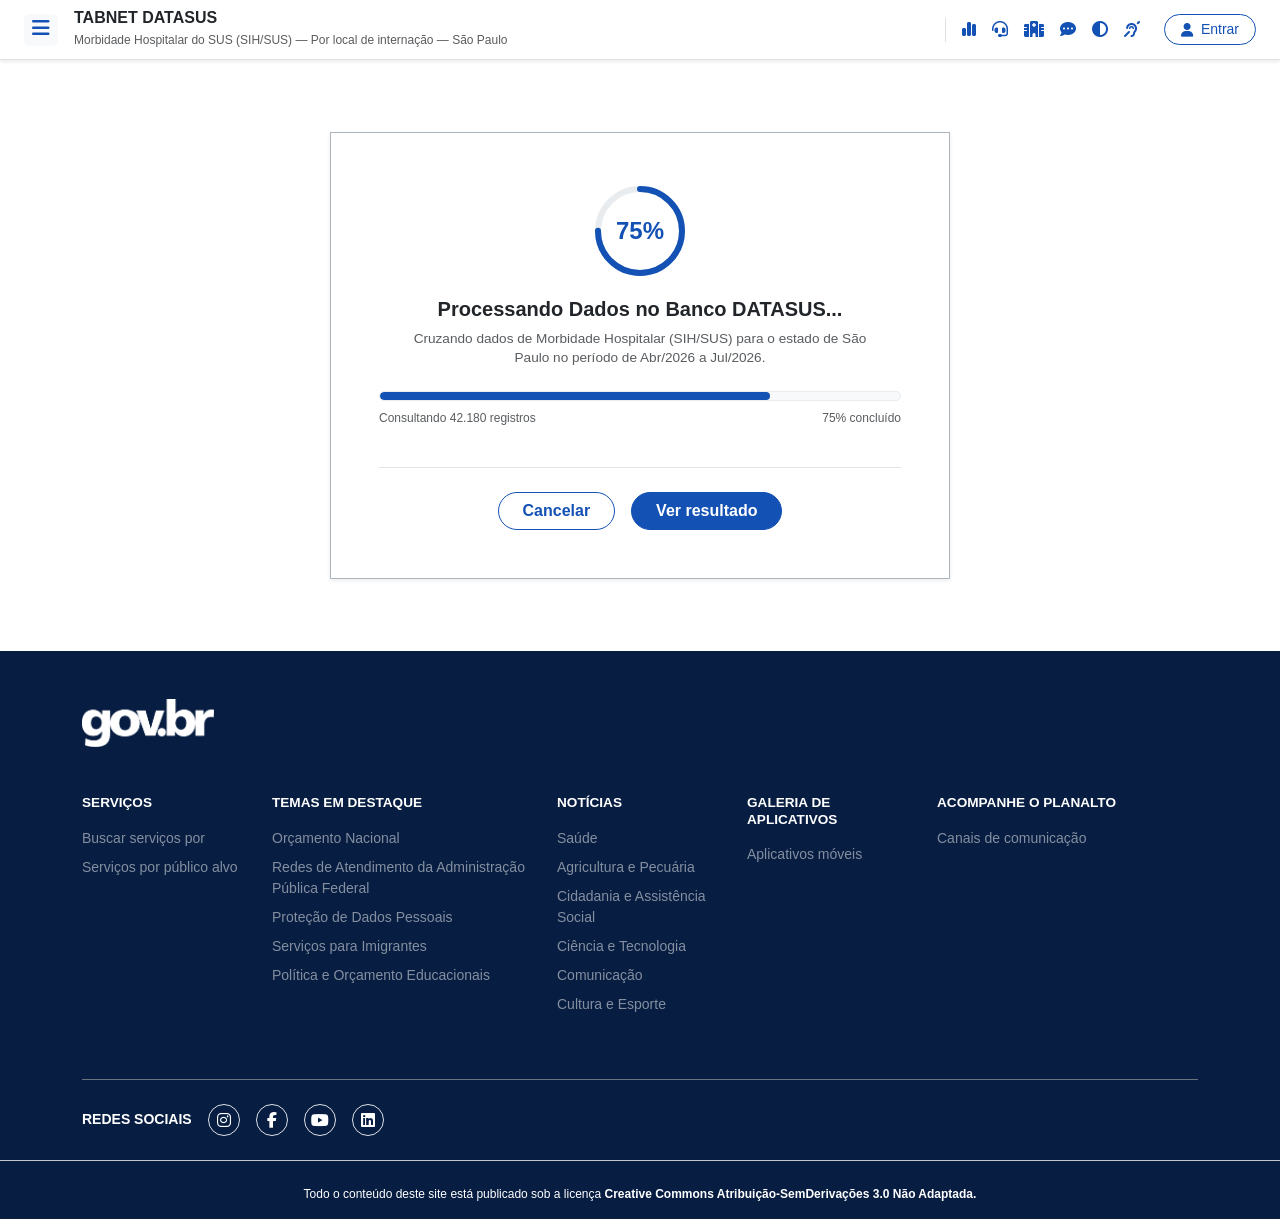
<file: 4 - Semestre/TABNET/carregamento.html>
<!DOCTYPE html>
<html lang="pt-br">
<head>
    <meta charset="UTF-8">
    <meta name="viewport" content="width=device-width, initial-scale=1.0">
    <title>TABNET DATASUS - Filtros e Consulta</title>
    <!-- 1. Bootstrap 5 -->
    <link href="https://cdn.jsdelivr.net/npm/bootstrap@5.3.3/dist/css/bootstrap.min.css" rel="stylesheet">
    <!-- 2. Font Awesome 6 (mesmos ícones da tela de login) -->
    <link rel="stylesheet" href="https://cdnjs.cloudflare.com/ajax/libs/font-awesome/6.5.2/css/all.min.css">
    <!-- 3. Fonte Rawline Oficial -->
    <link rel="stylesheet" href="https://cdngovbr-ds.estaleiro.serpro.gov.br/design-system/fonts/rawline/css/rawline.css">
    <!-- 4. Nosso CSS -->
    <link rel="stylesheet" href="css/style.css">
    <script>
        if (localStorage.getItem('alto-contraste') === 'true') {
            document.documentElement.classList.add('alto-contraste');
        }
    </script>
</head>
<body class="bg-white">

    <!-- NAVBAR SUPERIOR DO DATASUS -->
    <header class="bg-white border-bottom shadow-sm">
        <div class="container-fluid px-4 py-2 d-flex justify-content-between align-items-center">

            <!-- Lado Esquerdo: Botão Menu + Títulos -->
            <div class="d-flex align-items-center gap-3">
                <button class="btn btn-light border-0 px-2 py-1" type="button" aria-label="Abrir Menu">
                    <i class="fa-solid fa-bars fs-5" style="color: #1351B4;"></i>
                </button>
                <div>
                    <h1 class="h6 fw-bold mb-0 text-dark">TABNET DATASUS</h1>
                    <span class="text-muted" style="font-size: 0.75rem;">
                        Morbidade Hospitalar do SUS (SIH/SUS) — Por local de internação — São Paulo
                    </span>
                </div>
            </div>

            <!-- Lado Direito: Links de Acesso, Ícones de Utilidade e Perfil -->
            <div class="d-flex align-items-center gap-3">
                <!-- Ícone de Ação/Suporte -->
                <div class="d-flex align-items-center gap-3 border-start ps-3" style="color: #1351B4;">
                    <a href="#" class="text-decoration-none" title="Estatísticas" style="color: #1351B4;"><i class="fa-solid fa-chart-simple"></i></a>
                    <a href="#" class="text-decoration-none" title="Suporte" style="color: #1351B4;"><i class="fa-solid fa-headset"></i></a>
                    <a href="#" class="text-decoration-none" title="Unidades de Saúde" style="color: #1351B4;"><i class="fa-solid fa-hospital"></i></a>
                    <a href="#" class="text-decoration-none" title="Mensagens" style="color: #1351B4;"><i class="fa-solid fa-comment-dots"></i></a>
                    <a href="#" id="btn-contraste" class="text-decoration-none" title="Alto Contraste" style="color: #1351B4;"><i class="fa-solid fa-circle-half-stroke"></i></a>
                    <a href="#" id="btn-vlibras" class="text-decoration-none" title="VLibras" style="color: #1351B4;"><i class="fa-solid fa-ear-deaf"></i></a>
                </div>

                <!-- Botão de Login / Perfil -->
                <a href="login-gov.html" class="btn btn-outline-primary btn-sm rounded-pill px-3 ms-2 d-flex align-items-center gap-2"
                   style="color: #1351B4; border-color: #1351B4;">
                    <i class="fa-solid fa-user"></i>
                    <span class="fw-medium">Entrar</span>
                </a>
            </div>

        </div>
    </header>

        <!-- CONTEÚDO PRINCIPAL (CARD DE CARREGAMENTO CENTRALIZADO) -->
    <main class="container my-5 py-4 d-flex justify-content-center align-items-center" style="min-height: 55vh;">
        
        <!-- Card Central -->
        <div class="card border border-dark-subtle rounded-0 p-4 p-md-5 bg-white shadow-sm text-center" style="max-width: 620px; width: 100%;">
            
            <!-- 1. Círculo de Progresso 75% (SVG Vetorial) -->
            <div class="d-flex justify-content-center mb-3">
                <div class="position-relative d-inline-flex justify-content-center align-items-center">
                    <svg width="100" height="100" viewBox="0 0 100 100">
                        <!-- Círculo cinza de fundo -->
                        <circle cx="50" cy="50" r="42" stroke="#e9ecef" stroke-width="6" fill="transparent" />
                        <!-- Arco azul de 75% -->
                        <circle cx="50" cy="50" r="42" stroke="#1351B4" stroke-width="6" fill="transparent"
                                stroke-dasharray="263.89" stroke-dashoffset="65.97" stroke-linecap="round"
                                transform="rotate(-90 50 50)" />
                    </svg>
                    <!-- Número no centro -->
                    <span class="position-absolute fw-bold fs-4" style="color: #1351B4;">75%</span>
                </div>
            </div>

            <!-- 2. Título da Ação -->
            <h2 class="h5 fw-bold text-dark mb-2">Processando Dados no Banco DATASUS...</h2>
            
            <!-- 3. Subtítulo Informativo (Contexto) -->
            <p class="text-muted small mb-4 px-md-3" style="font-size: 0.85rem; line-height: 1.4;">
                Cruzando dados de Morbidade Hospitalar (SIH/SUS) para o estado de São Paulo no período de Abr/2026 a Jul/2026.
            </p>

            <!-- 4. Barra de Progresso Horizontal -->
            <div class="progress mb-2 rounded-pill bg-light border border-light-subtle" style="height: 10px;">
                <div class="progress-bar rounded-pill" role="progressbar" 
                     style="width: 75%; background-color: #1351B4;" 
                     aria-valuenow="75" aria-valuemin="0" aria-valuemax="100">
                </div>
            </div>

            <!-- Informações de Status -->
            <div class="d-flex justify-content-between text-muted mb-4" style="font-size: 0.75rem;">
                <span>Consultando 42.180 registros</span>
                <span class="fw-medium">75% concluído</span>
            </div>

            <!-- Linha Divisória Suave -->
            <hr class="border-secondary-subtle opacity-50 mb-4">

            <!-- 5. Botões de Ação (Cancelar e Ver Resultado) -->
            <div class="d-flex justify-content-center gap-3">
                <a href="consulta.html" class="btn btn-outline-primary rounded-pill px-4 fw-semibold" 
                   style="color: #1351B4; border-color: #1351B4;">
                    Cancelar
                </a>
                
                <a href="resultado.html" class="btn text-white rounded-pill px-4 fw-semibold" 
                   style="background-color: #1351B4; border-color: #1351B4;">
                    Ver resultado
                </a>
            </div>

        </div>

    </main>

    <!-- RODAPÉ OFICIAL GOV.BR -->
    <footer style="background-color: #071d41;" class="text-white pt-5 pb-3">
        <div class="container">
            
            <!-- Logo / Identificador superior do rodapé -->
            <div class="mb-5">
                <a href="https://www.gov.br" class="d-inline-block text-decoration-none" target="_blank" rel="noopener">
                    <img src="assets/logo-white-gov.png" alt="gov.br" style="height: 48px; width: auto;">
                </a>
            </div>

            <!-- Grid de Categorias de Links -->
            <div class="row g-4 small mb-5">
                <!-- Coluna 1: Serviços -->
                <div class="col-6 col-md-4 col-lg-2">
                    <h6 class="fw-bold text-uppercase mb-3 text-white" style="font-size: 0.85rem;">SERVIÇOS</h6>
                    <ul class="list-unstyled d-flex flex-column gap-2 text-white-50">
                        <li><a href="#" class="text-decoration-none text-white-50">Buscar serviços por</a></li>
                        <li><a href="#" class="text-decoration-none text-white-50">Serviços por público alvo</a></li>
                    </ul>
                </div>

                <!-- Coluna 2: Temas em Destaque -->
                <div class="col-6 col-md-4 col-lg-3">
                    <h6 class="fw-bold text-uppercase mb-3 text-white" style="font-size: 0.85rem;">TEMAS EM DESTAQUE</h6>
                    <ul class="list-unstyled d-flex flex-column gap-2 text-white-50">
                        <li><a href="#" class="text-decoration-none text-white-50">Orçamento Nacional</a></li>
                        <li><a href="#" class="text-decoration-none text-white-50">Redes de Atendimento da Administração Pública Federal</a></li>
                        <li><a href="#" class="text-decoration-none text-white-50">Proteção de Dados Pessoais</a></li>
                        <li><a href="#" class="text-decoration-none text-white-50">Serviços para Imigrantes</a></li>
                        <li><a href="#" class="text-decoration-none text-white-50">Política e Orçamento Educacionais</a></li>
                    </ul>
                </div>

                <!-- Coluna 3: Notícias -->
                <div class="col-6 col-md-4 col-lg-2">
                    <h6 class="fw-bold text-uppercase mb-3 text-white" style="font-size: 0.85rem;">NOTÍCIAS</h6>
                    <ul class="list-unstyled d-flex flex-column gap-2 text-white-50">
                        <li><a href="#" class="text-decoration-none text-white-50">Saúde</a></li>
                        <li><a href="#" class="text-decoration-none text-white-50">Agricultura e Pecuária</a></li>
                        <li><a href="#" class="text-decoration-none text-white-50">Cidadania e Assistência Social</a></li>
                        <li><a href="#" class="text-decoration-none text-white-50">Ciência e Tecnologia</a></li>
                        <li><a href="#" class="text-decoration-none text-white-50">Comunicação</a></li>
                        <li><a href="#" class="text-decoration-none text-white-50">Cultura e Esporte</a></li>
                    </ul>
                </div>

                <!-- Coluna 4: Galeria de Aplicativos -->
                <div class="col-6 col-md-4 col-lg-2">
                    <h6 class="fw-bold text-uppercase mb-3 text-white" style="font-size: 0.85rem;">GALERIA DE APLICATIVOS</h6>
                    <ul class="list-unstyled d-flex flex-column gap-2 text-white-50">
                        <li><a href="#" class="text-decoration-none text-white-50">Aplicativos móveis</a></li>
                    </ul>
                </div>

                <!-- Coluna 5: Acompanhe o Planalto -->
                <div class="col-6 col-md-4 col-lg-3">
                    <h6 class="fw-bold text-uppercase mb-3 text-white" style="font-size: 0.85rem;">ACOMPANHE O PLANALTO</h6>
                    <ul class="list-unstyled d-flex flex-column gap-2 text-white-50">
                        <li><a href="#" class="text-decoration-none text-white-50">Canais de comunicação</a></li>
                    </ul>
                </div>
            </div>

            <!-- Linha Inferior: Redes Sociais e Selos -->
            <div class="d-flex flex-column flex-md-row justify-content-between align-items-center pt-4 border-top border-secondary gap-3">
                <div class="d-flex align-items-center gap-3">
                    <span class="small fw-bold">REDES SOCIAIS</span>
                    <a href="#" class="text-white text-decoration-none border rounded-circle d-flex align-items-center justify-content-center" style="width: 32px; height: 32px;"><i class="fa-brands fa-instagram"></i></a>
                    <a href="#" class="text-white text-decoration-none border rounded-circle d-flex align-items-center justify-content-center" style="width: 32px; height: 32px;"><i class="fa-brands fa-facebook-f"></i></a>
                    <a href="#" class="text-white text-decoration-none border rounded-circle d-flex align-items-center justify-content-center" style="width: 32px; height: 32px;"><i class="fa-brands fa-youtube"></i></a>
                    <a href="#" class="text-white text-decoration-none border rounded-circle d-flex align-items-center justify-content-center" style="width: 32px; height: 32px;"><i class="fa-brands fa-linkedin"></i></a>
                </div>

                
            </div>

        </div>

        <!-- Faixa de Licença de Uso -->
        <div class="text-center pt-4 mt-4 border-top border-secondary-subtle small" style="font-size: 0.75rem;">
            Todo o conteúdo deste site está publicado sob a licença <strong>Creative Commons Atribuição-SemDerivações 3.0 Não Adaptada.</strong>
        </div>
    </footer>

    <!-- Controle de Alto Contraste & VLibras -->
    <script src="js/contraste.js"></script>

    <!-- Widget Oficial do VLibras -->
    <div vw class="enabled">
        <div vw-access-button class="active"></div>
        <div vw-plugin-wrapper>
            <div class="vw-plugin-top-wrapper"></div>
        </div>
    </div>
    <script src="https://vlibras.gov.br/app/vlibras-plugin.js"></script>
    <script>
        new window.VLibras.Widget('https://vlibras.gov.br/app');
    </script>
</body>
</html>
</file>
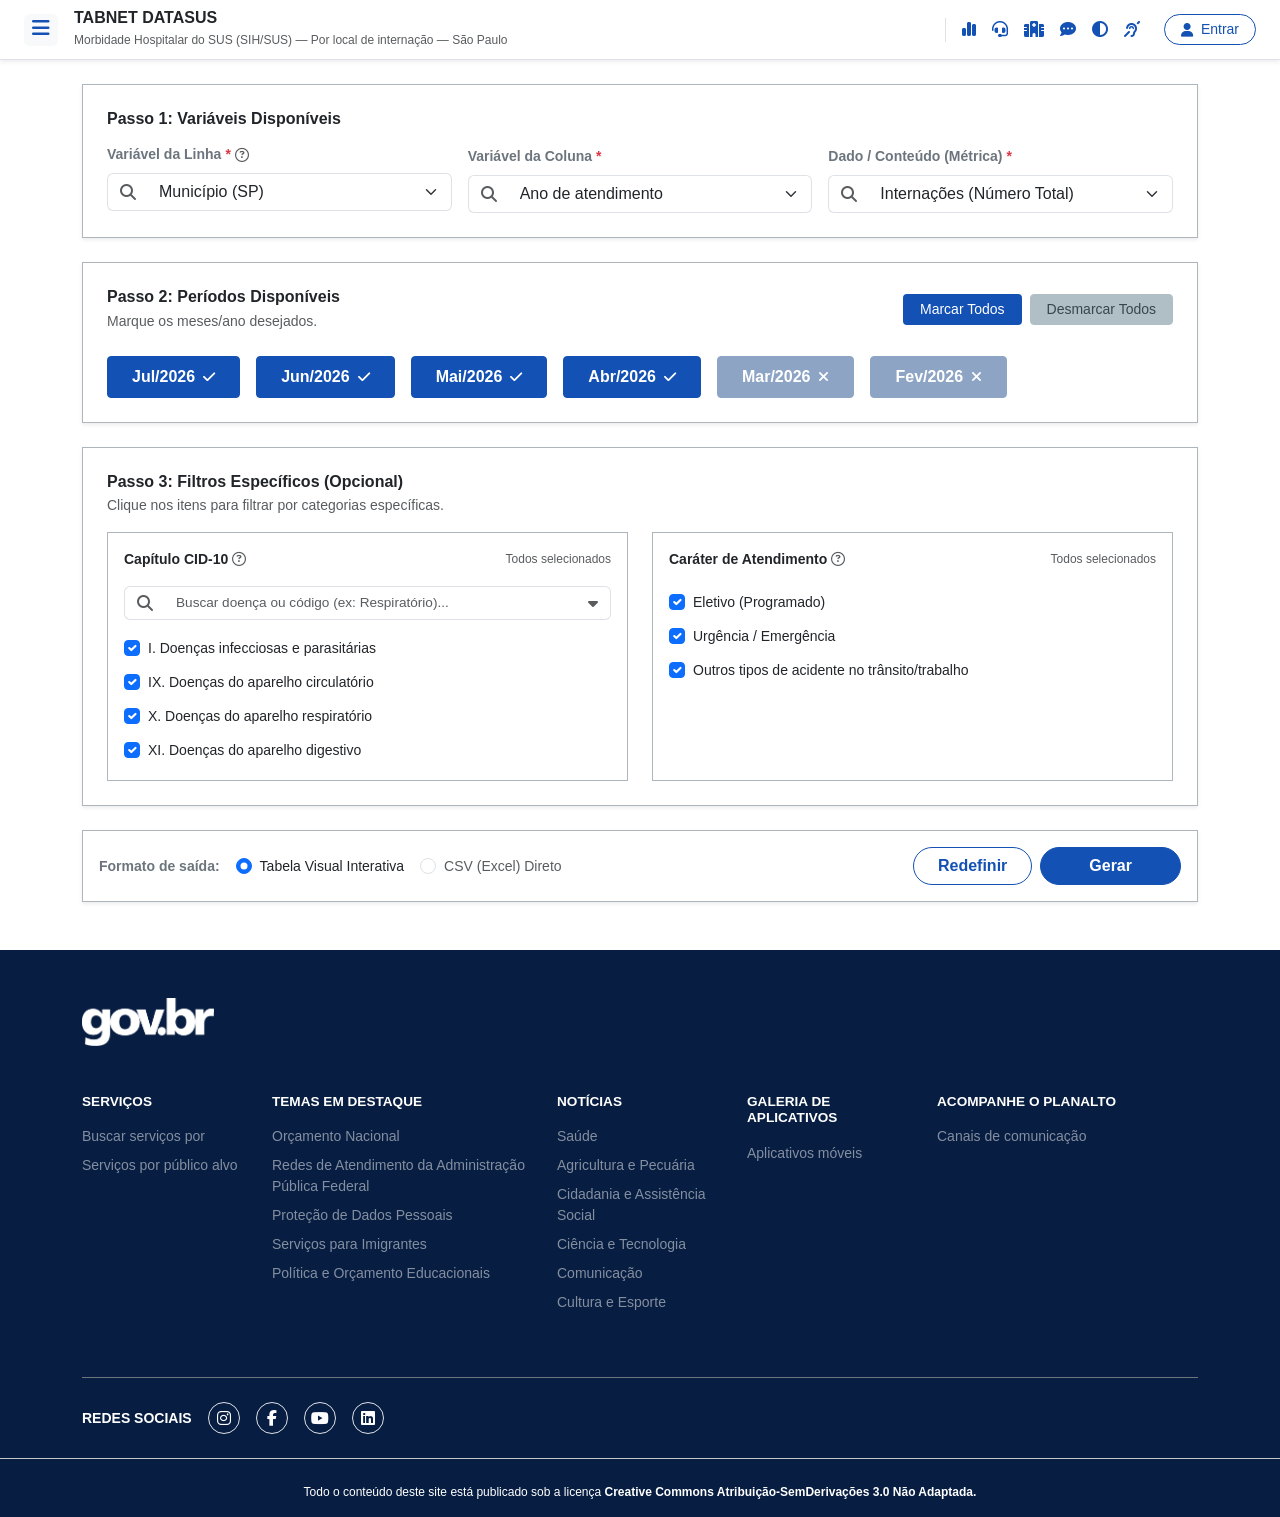
<file: 4 - Semestre/TABNET/consulta.html>
<!DOCTYPE html>
<html lang="pt-br">
<head>
    <meta charset="UTF-8">
    <meta name="viewport" content="width=device-width, initial-scale=1.0">
    <title>TABNET DATASUS - Filtros e Consulta</title>
    <!-- 1. Bootstrap 5 -->
    <link href="https://cdn.jsdelivr.net/npm/bootstrap@5.3.3/dist/css/bootstrap.min.css" rel="stylesheet">
    <!-- 2. Font Awesome 6 (mesmos ícones da tela de login) -->
    <link rel="stylesheet" href="https://cdnjs.cloudflare.com/ajax/libs/font-awesome/6.5.2/css/all.min.css">
    <!-- 3. Fonte Rawline Oficial -->
    <link rel="stylesheet" href="https://cdngovbr-ds.estaleiro.serpro.gov.br/design-system/fonts/rawline/css/rawline.css">
    <!-- 4. Nosso CSS -->
    <link rel="stylesheet" href="css/style.css">
    <script>
        if (localStorage.getItem('alto-contraste') === 'true') {
            document.documentElement.classList.add('alto-contraste');
        }
    </script>
</head>
<body class="bg-white">

    <!-- NAVBAR SUPERIOR DO DATASUS -->
    <header class="bg-white border-bottom shadow-sm">
        <div class="container-fluid px-4 py-2 d-flex justify-content-between align-items-center">

            <!-- Lado Esquerdo: Botão Menu + Títulos -->
            <div class="d-flex align-items-center gap-3">
                <button class="btn btn-light border-0 px-2 py-1" type="button" aria-label="Abrir Menu">
                    <i class="fa-solid fa-bars fs-5" style="color: #1351B4;"></i>
                </button>
                <div>
                    <h1 class="h6 fw-bold mb-0 text-dark">TABNET DATASUS</h1>
                    <span class="text-muted" style="font-size: 0.75rem;">
                        Morbidade Hospitalar do SUS (SIH/SUS) — Por local de internação — São Paulo
                    </span>
                </div>
            </div>

            <!-- Lado Direito: Links de Acesso, Ícones de Utilidade e Perfil -->
            <div class="d-flex align-items-center gap-3">
                <!-- Ícone de Ação/Suporte -->
                <div class="d-flex align-items-center gap-3 border-start ps-3" style="color: #1351B4;">
                    <a href="#" class="text-decoration-none" title="Estatísticas" style="color: #1351B4;"><i class="fa-solid fa-chart-simple"></i></a>
                    <a href="#" class="text-decoration-none" title="Suporte" style="color: #1351B4;"><i class="fa-solid fa-headset"></i></a>
                    <a href="#" class="text-decoration-none" title="Unidades de Saúde" style="color: #1351B4;"><i class="fa-solid fa-hospital"></i></a>
                    <a href="#" class="text-decoration-none" title="Mensagens" style="color: #1351B4;"><i class="fa-solid fa-comment-dots"></i></a>
                    <a href="#" id="btn-contraste" class="text-decoration-none" title="Alto Contraste" style="color: #1351B4;"><i class="fa-solid fa-circle-half-stroke"></i></a>
                    <a href="#" id="btn-vlibras" class="text-decoration-none" title="VLibras" style="color: #1351B4;"><i class="fa-solid fa-ear-deaf"></i></a>
                </div>

                <!-- Botão de Login / Perfil -->
                <a href="login-gov.html" class="btn btn-outline-primary btn-sm rounded-pill px-3 ms-2 d-flex align-items-center gap-2"
                   style="color: #1351B4; border-color: #1351B4;">
                    <i class="fa-solid fa-user"></i>
                    <span class="fw-medium">Entrar</span>
                </a>
            </div>

        </div>
    </header>

    <!-- CONTEÚDO PRINCIPAL (ÁREA DE CONSULTA) -->
    <main class="container my-4">

        <!-- PASSO 1: VARIÁVEIS DISPONÍVEIS -->
        <section class="card border border-dark-subtle rounded-0 p-4 mb-4 bg-white shadow-sm">

            <!-- Título do passo -->
            <h2 class="h6 fw-bold mb-3 text-dark">Passo 1: Variáveis Disponíveis</h2>

            <!-- Grid de 3 colunas (Linha, Coluna e Métrica) -->
            <div class="row g-3">

                <!-- Coluna 1: Linha -->
                <div class="col-12 col-md-4">
                    <label for="varLinha" class="form-label small fw-semibold text-secondary d-flex align-items-center gap-1">
                        Variável da Linha <span class="text-danger">*</span>
                        <i class="fa-regular fa-circle-question text-muted" title="Define o que aparecerá nas linhas da tabela"></i>
                    </label>
                    <div class="input-group">
                        <span class="input-group-text bg-white border-end-0 text-muted">
                            <i class="fa-solid fa-magnifying-glass"></i>
                        </span>
                        <select class="form-select border-start-0" id="varLinha">
                            <option selected>Município (SP)</option>
                            <option value="1">Região de Saúde (CIR)</option>
                            <option value="2">Macrorregião de Saúde</option>
                            <option value="3">Faixa Etária</option>
                            <option value="4">Sexo</option>
                        </select>
                    </div>
                </div>
                
                <!-- Coluna 2: Coluna -->
                <div class="col-12 col-md-4">
                    <label for="varColuna" class="form-label small fw-semibold text-secondary">
                        Variável da Coluna <span class="text-danger">*</span>
                    </label>
                    <div class="input-group">
                        <span class="input-group-text bg-white border-end-0 text-muted">
                            <i class="fa-solid fa-magnifying-glass"></i>
                        </span>
                        <select class="form-select border-start-0" id="varColuna">
                            <option selected>Ano de atendimento</option>
                            <option value="1">Mês de atendimento</option>
                            <option value="2">Faixa Etária</option>
                            <option value="3">Sexo</option>
                            <option value="4">Não ativa</option>
                        </select>
                    </div>
                </div>

                <!-- Coluna 3: Métrica / Dado -->
                <div class="col-12 col-md-4">
                    <label for="varMetrica" class="form-label small fw-semibold text-secondary">
                        Dado / Conteúdo (Métrica) <span class="text-danger">*</span>
                    </label>
                    <div class="input-group">
                        <span class="input-group-text bg-white border-end-0 text-muted">
                            <i class="fa-solid fa-magnifying-glass"></i>
                        </span>
                        <select class="form-select border-start-0" id="varMetrica">
                            <option selected>Internações (Número Total)</option>
                            <option value="1">AIH pagas</option>
                            <option value="2">Valor total (R$)</option>
                            <option value="3">Média de permanência (dias)</option>
                            <option value="4">Óbitos</option>
                            <option value="5">Taxa de mortalidade</option>
                        </select>
                    </div>
                </div>

            </div>
        </section>

        <!-- PASSO 2: PERÍODOS DISPONÍVEIS -->
        <section class="card border border-dark-subtle rounded-0 p-4 mb-4 bg-white shadow-sm">

            <!-- Cabeçalho do Passo 2: Título à esquerda, Ações Rápidas à direita -->
            <div class="d-flex flex-column flex-md-row justify-content-between align-items-start align-items-md-center mb-3 gap-2">
                <div>
                    <h2 class="h6 fw-bold mb-1 text-dark">Passo 2: Períodos Disponíveis</h2>
                    <p class="text-muted small mb-0">Marque os meses/ano desejados.</p>
                </div>

                <!-- Botões de Ação Rápida -->
                <div class="d-flex gap-2">
                    <button type="button" class="btn btn-sm text-white fw-medium px-3 rounded-1" style="background-color: #1351B4;">
                        Marcar Todos
                    </button>
                    <button type="button" class="btn btn-sm btn-secondary fw-medium px-3 rounded-1" style="background-color: #b0bec5; border-color: #b0bec5; color: #37474f;">
                        Desmarcar Todos
                    </button>
                </div>
            </div>

            <!-- Lista de Chips / Botões de Período -->
            <div class="d-flex flex-wrap gap-3 pt-2">
                <!-- Meses Selecionados (Azul com Check) -->
                <button type="button" class="btn text-white fw-semibold px-4 py-2 rounded-1 d-flex align-items-center gap-2" style="background-color: #1351B4; border-color: #1351B4;">
                    <span>Jul/2026</span>
                    <i class="fa-solid fa-check small"></i>
                </button>
                <button type="button" class="btn text-white fw-semibold px-4 py-2 rounded-1 d-flex align-items-center gap-2" style="background-color: #1351B4; border-color: #1351B4;">
                    <span>Jun/2026</span>
                    <i class="fa-solid fa-check small"></i>
                </button>
                <button type="button" class="btn text-white fw-semibold px-4 py-2 rounded-1 d-flex align-items-center gap-2" style="background-color: #1351B4; border-color: #1351B4;">
                    <span>Mai/2026</span>
                    <i class="fa-solid fa-check small"></i>
                </button>
                <button type="button" class="btn text-white fw-semibold px-4 py-2 rounded-1 d-flex align-items-center gap-2" style="background-color: #1351B4; border-color: #1351B4;">
                    <span>Abr/2026</span>
                    <i class="fa-solid fa-check small"></i>
                </button>

                <!-- Meses Desmarcados (Muted com X) -->
                <button type="button" class="btn fw-semibold px-4 py-2 rounded-1 d-flex align-items-center gap-2 text-white" style="background-color: #8da4c4; border-color: #8da4c4;">
                    <span>Mar/2026</span>
                    <i class="fa-solid fa-xmark small"></i>
                </button>
                <button type="button" class="btn fw-semibold px-4 py-2 rounded-1 d-flex align-items-center gap-2 text-white" style="background-color: #8da4c4; border-color: #8da4c4;">
                    <span>Fev/2026</span>
                    <i class="fa-solid fa-xmark small"></i>
                </button>
            </div>
        </section>

        <!-- PASSO 3: FILTROS ESPECÍFICOS -->
        <section class="card border border-dark-subtle rounded-0 p-4 mb-4 bg-white shadow-sm">
            
            <!-- Título do Passo 3 -->
            <div class="mb-3">
                <h2 class="h6 fw-bold mb-1 text-dark">Passo 3: Filtros Específicos (Opcional)</h2>
                <p class="text-muted small mb-0">Clique nos itens para filtrar por categorias específicas.</p>
            </div>

            <!-- Grid de 2 Sub-Painéis -->
            <div class="row g-4">

                <!-- Sub-Painel 1 (Esquerda): Capítulo CID-10 -->
                <div class="col-12 col-lg-6">
                    <div class="border border-dark-subtle p-3 h-100">

                        <!-- Cabeçalho do Sub-painel -->
                        <div class="d-flex justify-content-between align-items-center mb-3">
                            <span class="small fw-bold text-dark d-flex align-items-center gap-1">
                                Capítulo CID-10
                                <i class="fa-regular fa-circle-question text-muted" title="Classificação Internacional de Doenças"></i>
                            </span>
                            <span class="text-muted" style="font-size: 0.75rem;">Todos selecionados</span>
                        </div>

                        <!-- Campo de Busca de Doenças -->
                        <div class="input-group mb-3">
                            <span class="input-group-text bg-white border-end-0 text-muted">
                                <i class="fa-solid fa-magnifying-glass"></i>
                            </span>
                            <input type="text" class="form-control border-start-0 border-end-0" placeholder="Buscar doença ou código (ex: Respiratório)..." style="font-size: 0.85rem;">
                            <span class="input-group-text bg-white border-start-0 text-muted">
                                <i class="fa-solid fa-caret-down"></i>
                            </span>
                        </div>

                        <!-- Lista de Checkboxes CID-10 -->
                        <div class="d-flex flex-column gap-2">
                            <div class="form-check">
                                <input class="form-check-input" type="checkbox" id="cid1" checked style="accent-color: #1351B4;">
                                <label class="form-check-label small text-dark" for="cid1">
                                    I. Doenças infecciosas e parasitárias
                                </label>
                            </div>
                            <div class="form-check">
                                <input class="form-check-input" type="checkbox" id="cid2" checked style="accent-color: #1351B4;">
                                <label class="form-check-label small text-dark" for="cid2">
                                    IX. Doenças do aparelho circulatório
                                </label>
                            </div>
                            <div class="form-check">
                                <input class="form-check-input" type="checkbox" id="cid3" checked style="accent-color: #1351B4;">
                                <label class="form-check-label small text-dark" for="cid3">
                                    X. Doenças do aparelho respiratório
                                </label>
                            </div>
                            <div class="form-check">
                                <input class="form-check-input" type="checkbox" id="cid4" checked style="accent-color: #1351B4;">
                                <label class="form-check-label small text-dark" for="cid4">
                                    XI. Doenças do aparelho digestivo
                                </label>
                            </div>
                        </div>

                    </div>
                </div>

                <!-- Sub-Painel 2 (Direita): Caráter de Atendimento -->
                <div class="col-12 col-lg-6">
                    <div class="border border-dark-subtle p-3 h-100">
                        
                        <!-- Cabeçalho do Sub-Painel -->
                        <div class="d-flex justify-content-between align-items-center mb-3">
                            <span class="small fw-bold text-dark d-flex align-items-center gap-1">
                                Caráter de Atendimento
                                <i class="fa-regular fa-circle-question text-muted" title="Tipo de internação realizada"></i>
                            </span>
                            <span class="text-muted" style="font-size: 0.75rem;">Todos selecionados</span>
                        </div>

                        <!-- Lista de Checkboxes de Atendimento -->
                        <div class="d-flex flex-column gap-2 pt-1">
                            <div class="form-check">
                                <input class="form-check-input" type="checkbox" id="atend1" checked style="accent-color: #1351B4;">
                                <label class="form-check-label small text-dark" for="atend1">
                                    Eletivo (Programado)
                                </label>
                            </div>
                            <div class="form-check">
                                <input class="form-check-input" type="checkbox" id="atend2" checked style="accent-color: #1351B4;">
                                <label class="form-check-label small text-dark" for="atend2">
                                    Urgência / Emergência
                                </label>
                            </div>
                            <div class="form-check">
                                <input class="form-check-input" type="checkbox" id="atend3" checked style="accent-color: #1351B4;">
                                <label class="form-check-label small text-dark" for="atend3">
                                    Outros tipos de acidente no trânsito/trabalho
                                </label>
                            </div>
                        </div>

                    </div>
                </div>

            </div>
        </section>
        <!-- BARRA DE AÇÕES (FORMATO DE SAÍDA E BOTÕES) -->
         <section class="card border border-dark-subtle rounded-0 p-3 mb-5 bg-white shadow-sm">
            <div class="d-flex flex-column flex-md-row justify-content-between align-items-center gap-3">

                <!-- Lado Esquerdo: Formato de Saída (Radio Buttons) -->
                 <div class="d-flex flex-wrap align-items-center gap-3">
                    <span class="small fw-semibold text-secondary">Formato de saída:</span>

                    <div class="form-check mb-0">
                        <input class="form-check-input" type="radio" name="formatoSaida"
                         id="formatoTabela" checked style="accent-color: #1351B4;">
                        <label class="form-check-label small text-dark fw-medium" for="formatoTabela">Tabela Visual Interativa</label>
                    </div>

                    <div class="form-check mb-0">
                        <input class="form-check-input" type="radio" name="formatoSaida" id="formatoCsv" style="accent-color: #1351B4;">
                        <label class="form-check-label small text-muted" for="formatoCsv">
                            CSV (Excel) Direto
                        </label>
                    </div>
                 </div>

                 <!-- Lado Direito: Botões Redefinir e Gerar -->
                <div class="d-flex gap-2">
                    <button type="reset" class="btn btn-outline-primary rounded-pill px-4 fw-semibold" 
                            style="color: #1351B4; border-color: #1351B4;">
                        Redefinir
                    </button>
                    
                    <a href="carregamento.html" class="btn text-white rounded-pill px-5 fw-semibold d-flex align-items-center justify-content-center" 
                       style="background-color: #1351B4; border-color: #1351B4;">
                        Gerar
                    </a>
                </div>

            </div>
            
         </section>

    </main>

    <!-- RODAPÉ OFICIAL GOV.BR -->
    <footer style="background-color: #071d41;" class="text-white pt-5 pb-3">
        <div class="container">
            
            <!-- Logo / Identificador superior do rodapé -->
            <div class="mb-5">
                <a href="https://www.gov.br" class="d-inline-block text-decoration-none" target="_blank" rel="noopener">
                    <img src="assets/logo-white-gov.png" alt="gov.br" style="height: 48px; width: auto;">
                </a>
            </div>

            <!-- Grid de Categorias de Links -->
            <div class="row g-4 small mb-5">
                <!-- Coluna 1: Serviços -->
                <div class="col-6 col-md-4 col-lg-2">
                    <h6 class="fw-bold text-uppercase mb-3 text-white" style="font-size: 0.85rem;">SERVIÇOS</h6>
                    <ul class="list-unstyled d-flex flex-column gap-2 text-white-50">
                        <li><a href="#" class="text-decoration-none text-white-50">Buscar serviços por</a></li>
                        <li><a href="#" class="text-decoration-none text-white-50">Serviços por público alvo</a></li>
                    </ul>
                </div>

                <!-- Coluna 2: Temas em Destaque -->
                <div class="col-6 col-md-4 col-lg-3">
                    <h6 class="fw-bold text-uppercase mb-3 text-white" style="font-size: 0.85rem;">TEMAS EM DESTAQUE</h6>
                    <ul class="list-unstyled d-flex flex-column gap-2 text-white-50">
                        <li><a href="#" class="text-decoration-none text-white-50">Orçamento Nacional</a></li>
                        <li><a href="#" class="text-decoration-none text-white-50">Redes de Atendimento da Administração Pública Federal</a></li>
                        <li><a href="#" class="text-decoration-none text-white-50">Proteção de Dados Pessoais</a></li>
                        <li><a href="#" class="text-decoration-none text-white-50">Serviços para Imigrantes</a></li>
                        <li><a href="#" class="text-decoration-none text-white-50">Política e Orçamento Educacionais</a></li>
                    </ul>
                </div>

                <!-- Coluna 3: Notícias -->
                <div class="col-6 col-md-4 col-lg-2">
                    <h6 class="fw-bold text-uppercase mb-3 text-white" style="font-size: 0.85rem;">NOTÍCIAS</h6>
                    <ul class="list-unstyled d-flex flex-column gap-2 text-white-50">
                        <li><a href="#" class="text-decoration-none text-white-50">Saúde</a></li>
                        <li><a href="#" class="text-decoration-none text-white-50">Agricultura e Pecuária</a></li>
                        <li><a href="#" class="text-decoration-none text-white-50">Cidadania e Assistência Social</a></li>
                        <li><a href="#" class="text-decoration-none text-white-50">Ciência e Tecnologia</a></li>
                        <li><a href="#" class="text-decoration-none text-white-50">Comunicação</a></li>
                        <li><a href="#" class="text-decoration-none text-white-50">Cultura e Esporte</a></li>
                    </ul>
                </div>

                <!-- Coluna 4: Galeria de Aplicativos -->
                <div class="col-6 col-md-4 col-lg-2">
                    <h6 class="fw-bold text-uppercase mb-3 text-white" style="font-size: 0.85rem;">GALERIA DE APLICATIVOS</h6>
                    <ul class="list-unstyled d-flex flex-column gap-2 text-white-50">
                        <li><a href="#" class="text-decoration-none text-white-50">Aplicativos móveis</a></li>
                    </ul>
                </div>

                <!-- Coluna 5: Acompanhe o Planalto -->
                <div class="col-6 col-md-4 col-lg-3">
                    <h6 class="fw-bold text-uppercase mb-3 text-white" style="font-size: 0.85rem;">ACOMPANHE O PLANALTO</h6>
                    <ul class="list-unstyled d-flex flex-column gap-2 text-white-50">
                        <li><a href="#" class="text-decoration-none text-white-50">Canais de comunicação</a></li>
                    </ul>
                </div>
            </div>

            <!-- Linha Inferior: Redes Sociais e Selos -->
            <div class="d-flex flex-column flex-md-row justify-content-between align-items-center pt-4 border-top border-secondary gap-3">
                <div class="d-flex align-items-center gap-3">
                    <span class="small fw-bold">REDES SOCIAIS</span>
                    <a href="#" class="text-white text-decoration-none border rounded-circle d-flex align-items-center justify-content-center" style="width: 32px; height: 32px;"><i class="fa-brands fa-instagram"></i></a>
                    <a href="#" class="text-white text-decoration-none border rounded-circle d-flex align-items-center justify-content-center" style="width: 32px; height: 32px;"><i class="fa-brands fa-facebook-f"></i></a>
                    <a href="#" class="text-white text-decoration-none border rounded-circle d-flex align-items-center justify-content-center" style="width: 32px; height: 32px;"><i class="fa-brands fa-youtube"></i></a>
                    <a href="#" class="text-white text-decoration-none border rounded-circle d-flex align-items-center justify-content-center" style="width: 32px; height: 32px;"><i class="fa-brands fa-linkedin"></i></a>
                </div>

                
            </div>

        </div>

        <!-- Faixa de Licença de Uso -->
        <div class="text-center pt-4 mt-4 border-top border-secondary-subtle small" style="font-size: 0.75rem;">
            Todo o conteúdo deste site está publicado sob a licença <strong>Creative Commons Atribuição-SemDerivações 3.0 Não Adaptada.</strong>
        </div>
    </footer>

    <!-- Controle de Alto Contraste & VLibras -->
    <script src="js/contraste.js"></script>

    <!-- Widget Oficial do VLibras -->
    <div vw class="enabled">
        <div vw-access-button class="active"></div>
        <div vw-plugin-wrapper>
            <div class="vw-plugin-top-wrapper"></div>
        </div>
    </div>
    <script src="https://vlibras.gov.br/app/vlibras-plugin.js"></script>
    <script>
        new window.VLibras.Widget('https://vlibras.gov.br/app');
    </script>
</body>
</html>
</file>
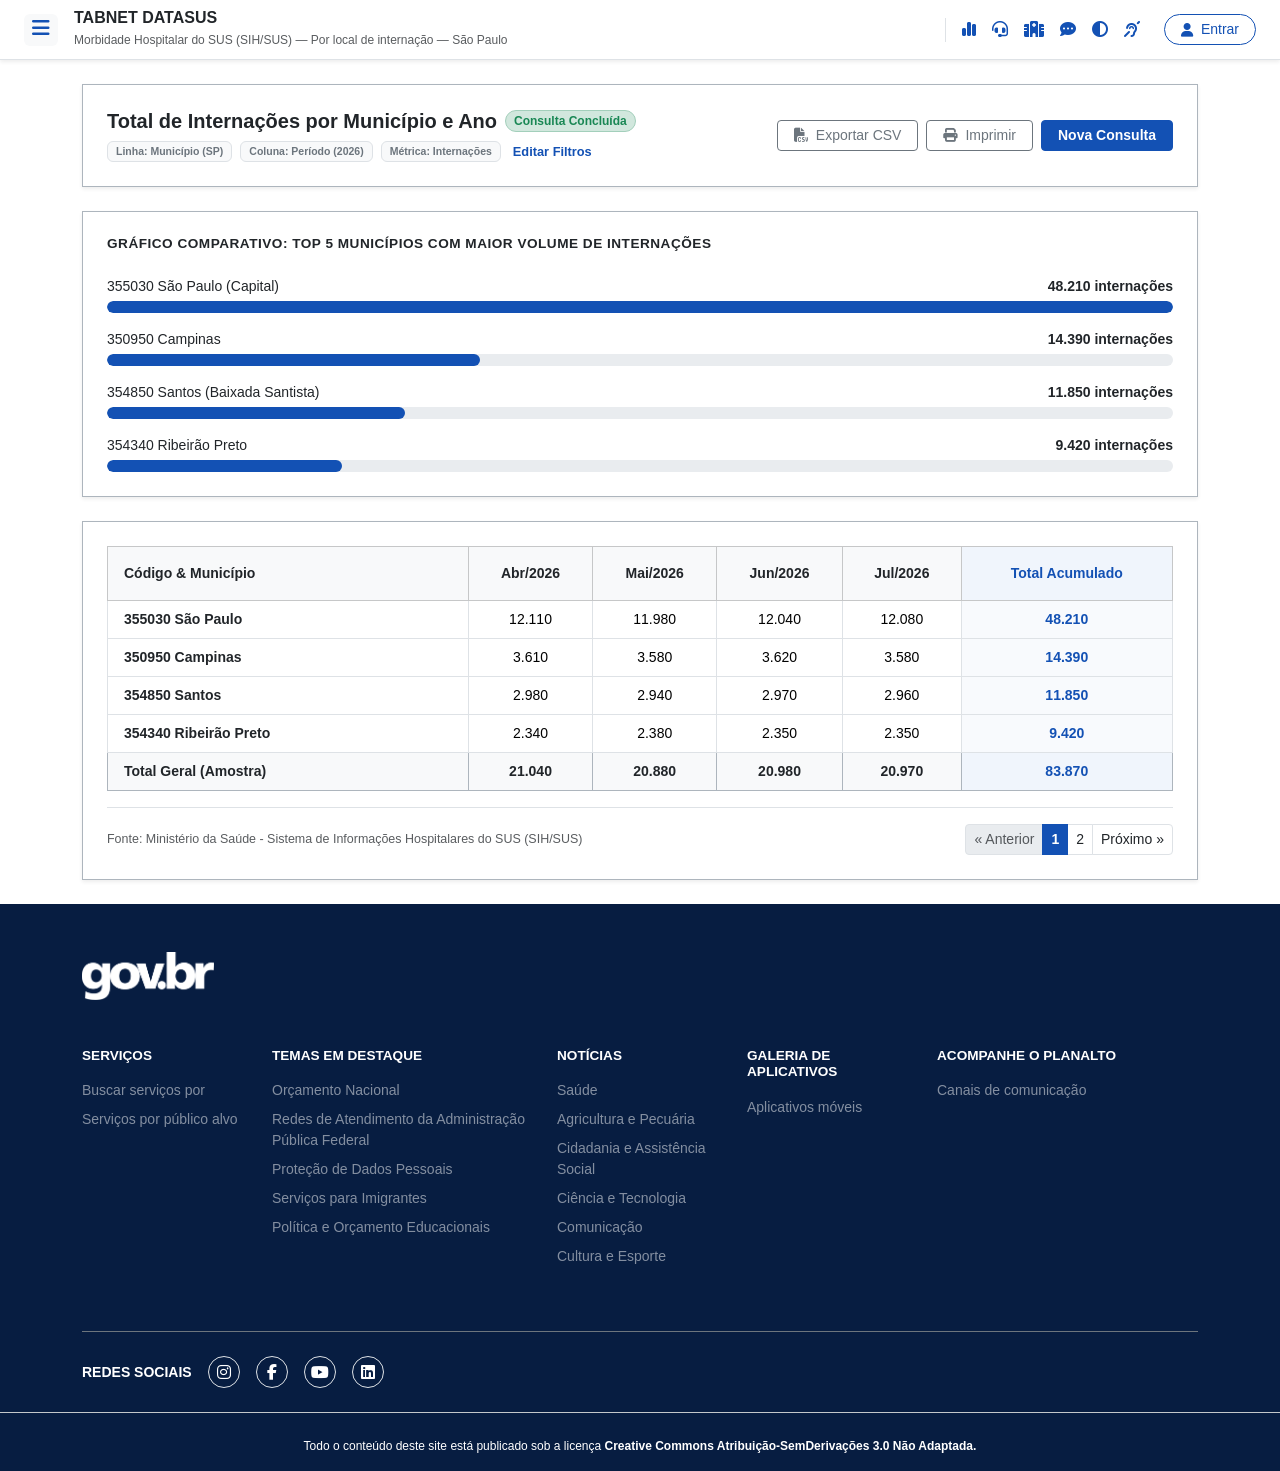
<file: 4 - Semestre/TABNET/resultado.html>
<!DOCTYPE html>
<html lang="pt-br">
<head>
    <meta charset="UTF-8">
    <meta name="viewport" content="width=device-width, initial-scale=1.0">
    <title>TABNET DATASUS - Filtros e Consulta</title>
    <!-- 1. Bootstrap 5 -->
    <link href="https://cdn.jsdelivr.net/npm/bootstrap@5.3.3/dist/css/bootstrap.min.css" rel="stylesheet">
    <!-- 2. Font Awesome 6 (mesmos ícones da tela de login) -->
    <link rel="stylesheet" href="https://cdnjs.cloudflare.com/ajax/libs/font-awesome/6.5.2/css/all.min.css">
    <!-- 3. Fonte Rawline Oficial -->
    <link rel="stylesheet" href="https://cdngovbr-ds.estaleiro.serpro.gov.br/design-system/fonts/rawline/css/rawline.css">
    <!-- 4. Nosso CSS -->
    <link rel="stylesheet" href="css/style.css">
    <script>
        if (localStorage.getItem('alto-contraste') === 'true') {
            document.documentElement.classList.add('alto-contraste');
        }
    </script>
</head>
<body class="bg-white">

    <!-- NAVBAR SUPERIOR DO DATASUS -->
    <header class="bg-white border-bottom shadow-sm">
        <div class="container-fluid px-4 py-2 d-flex justify-content-between align-items-center">

            <!-- Lado Esquerdo: Botão Menu + Títulos -->
            <div class="d-flex align-items-center gap-3">
                <button class="btn btn-light border-0 px-2 py-1" type="button" aria-label="Abrir Menu">
                    <i class="fa-solid fa-bars fs-5" style="color: #1351B4;"></i>
                </button>
                <div>
                    <h1 class="h6 fw-bold mb-0 text-dark">TABNET DATASUS</h1>
                    <span class="text-muted" style="font-size: 0.75rem;">
                        Morbidade Hospitalar do SUS (SIH/SUS) — Por local de internação — São Paulo
                    </span>
                </div>
            </div>

            <!-- Lado Direito: Links de Acesso, Ícones de Utilidade e Perfil -->
            <div class="d-flex align-items-center gap-3">
                <!-- Ícone de Ação/Suporte -->
                <div class="d-flex align-items-center gap-3 border-start ps-3" style="color: #1351B4;">
                    <a href="#" class="text-decoration-none" title="Estatísticas" style="color: #1351B4;"><i class="fa-solid fa-chart-simple"></i></a>
                    <a href="#" class="text-decoration-none" title="Suporte" style="color: #1351B4;"><i class="fa-solid fa-headset"></i></a>
                    <a href="#" class="text-decoration-none" title="Unidades de Saúde" style="color: #1351B4;"><i class="fa-solid fa-hospital"></i></a>
                    <a href="#" class="text-decoration-none" title="Mensagens" style="color: #1351B4;"><i class="fa-solid fa-comment-dots"></i></a>
                    <a href="#" id="btn-contraste" class="text-decoration-none" title="Alto Contraste" style="color: #1351B4;"><i class="fa-solid fa-circle-half-stroke"></i></a>
                    <a href="#" id="btn-vlibras" class="text-decoration-none" title="VLibras" style="color: #1351B4;"><i class="fa-solid fa-ear-deaf"></i></a>
                </div>

                <!-- Botão de Login / Perfil -->
                <a href="login-gov.html" class="btn btn-outline-primary btn-sm rounded-pill px-3 ms-2 d-flex align-items-center gap-2"
                   style="color: #1351B4; border-color: #1351B4;">
                    <i class="fa-solid fa-user"></i>
                    <span class="fw-medium">Entrar</span>
                </a>
            </div>

        </div>
    </header>

    <!-- CONTEÚDO PRINCIPAL (RESULTADOS DA CONSULTA) -->

    <main class="container my-4">

        <!-- CARD 1: CABEÇALHO DO RESULTADO, FILTROS APLICADOS E AÇÕES -->

        <section class="card border border-dark-subtle rounded-0 p-4 mb-4 bg-white shadow-sm">
            <div class="d-flex flex-column flex-lg-row justify-content-between align-items-start align-items-lg-center gap-3">

                <!-- Lado Esquerdo: Título da Pesquisa e Filtros Aplicados -->

                <div>
                    <div class="d-flex align-items-center gap-2 mb-2">
                        <h2 class="h5 fw-bold mb-0 text-dark">Total de Internações por Município e Ano</h2>

                        <span class="badge bg-success-subtle text-success border border-success-subtle rounded-pill px-2 py-1" style="font-size: 0.75rem;">
                            Consulta Concluída
                        </span>
                    </div>

                    <!-- Tags dos filtros aplicados -->
                    <div class="d-flex flex-wrap align-items-center gap-2 small">
                        <span class="badge bg-light text-secondary border px-2 py-1">Linha: Município (SP)</span>
                        <span class="badge bg-light text-secondary border px-2 py-1">Coluna: Período (2026)</span>
                        <span class="badge bg-light text-secondary border px-2 py-1">Métrica: Internações</span>

                        <a href="consulta.html" class="text-decoration-none fw-semibold ms-1" style="color: #1351B4; font-size: 0.8rem;">
                            Editar Filtros
                        </a>
                    </div>
                </div>

                <!-- Lado Direito: Botões de Ação (Exportar, Imprimir, Nova Consulta) -->
                <div class="d-flex flex-wrap gap-2">
                    <button type="button" class="btn btn-outline-secondary btn-sm px-3 d-flex align-items-center gap-2 rounded-1">
                        <i class="fa-solid fa-file-csv"></i>
                        <span>Exportar CSV</span>
                    </button>
                    
                    <button type="button" class="btn btn-outline-secondary btn-sm px-3 d-flex align-items-center gap-2 rounded-1" onclick="window.print()">
                        <i class="fa-solid fa-print"></i>
                        <span>Imprimir</span>
                    </button>
                    <a href="consulta.html" class="btn btn-sm text-white px-3 d-flex align-items-center gap-2 rounded-1 fw-semibold" 
                       style="background-color: #1351B4; border-color: #1351B4;">
                        Nova Consulta
                    </a>
                </div>
            </div>
        </section>

        <!-- CARD 2: GRÁFICO COMPARATIVO TOP 5 MUNICÍPIOS -->

        <section class="card border border-dark-subtle rounded-0 p-4 mb-4 bg-white shadow-sm">

            <h3 class="fw-bold text-dark text-uppercase mb-4" style="font-size: 0.85rem; letter-spacing: 0.5px;">
                Gráfico Comparativo: Top 5 Municípios com Maior Volume de Internações
            </h3>

            <!-- Lista de Barras Horizontais -->

            <div class="d-flex flex-column gap-3">

                <!-- Barra 1: São Paulo -->
                <div>
                    <div class="d-flex justify-content-between small mb-1">
                        <span class="text-dark fw-medium">355030 São Paulo (Capital)</span>
                        <span class="fw-bold text-dark">48.210 internações</span>
                    </div>
                    <div class="progress rounded-pill" style="height: 12px; background-color: #e9ecef;">
                        <div class="progress-bar rounded-pill" role="progressbar" style="width: 100%; background-color: #1351B4;">
                        </div>
                    </div>
                </div>

                <!-- Barra 2: Campinas -->
                <div>
                    <div class="d-flex justify-content-between small mb-1">
                        <span class="text-dark fw-medium">350950 Campinas</span>
                        <span class="fw-bold text-dark">14.390 internações</span>
                    </div>
                    <div class="progress rounded-pill" style="height: 12px; background-color: #e9ecef;">
                        <div class="progress-bar rounded-pill" role="progressbar" style="width: 35%; background-color: #1351B4;"></div>
                    </div>
                </div>
                <!-- Barra 3: Santos -->
                <div>
                    <div class="d-flex justify-content-between small mb-1">
                        <span class="text-dark fw-medium">354850 Santos (Baixada Santista)</span>
                        <span class="fw-bold text-dark">11.850 internações</span>
                    </div>
                    <div class="progress rounded-pill" style="height: 12px; background-color: #e9ecef;">
                        <div class="progress-bar rounded-pill" role="progressbar" style="width: 28%; background-color: #1351B4;"></div>
                    </div>
                </div>
                <!-- Barra 4: Ribeirão Preto -->
                <div>
                    <div class="d-flex justify-content-between small mb-1">
                        <span class="text-dark fw-medium">354340 Ribeirão Preto</span>
                        <span class="fw-bold text-dark">9.420 internações</span>
                    </div>
                    <div class="progress rounded-pill" style="height: 12px; background-color: #e9ecef;">
                        <div class="progress-bar rounded-pill" role="progressbar" style="width: 22%; background-color: #1351B4;"></div>
                    </div>
                </div>
            </div>


        </section>

        <!-- CARD 3: TABELA DE DADOS DETALHADA -->
        <section class="card border border-dark-subtle rounded-0 p-4 mb-4 bg-white shadow-sm">
            <!-- Tabela com Rolagem Responsiva -->
            <div class="table-responsive">
                <table class="table table-bordered align-middle mb-0 text-center small">

                    <!-- Cabeçalho da Tabela -->
                    <thead class="table-light text-secondary">
                        <tr>
                            <th scope="col" class="text-start py-3 ps-3 text-dark fw-semibold" style="min-width: 220px;">
                                Código & Município
                            </th>
                            <th scope="col" class="py-3 text-dark fw-semibold">Abr/2026</th>
                            <th scope="col" class="py-3 text-dark fw-semibold">Mai/2026</th>
                            <th scope="col" class="py-3 text-dark fw-semibold">Jun/2026</th>
                            <th scope="col" class="py-3 text-dark fw-semibold">Jul/2026</th>
                            <th scope="col" class="py-3 fw-bold" style="background-color: #f0f5fc; color: #1351B4;">
                                Total Acumulado
                            </th>
                        </tr>
                    </thead>

                    <!-- Corpo de Dados -->
                    <tbody>
                        <!-- Linha 1: São Paulo -->
                        <tr>
                            <td class="text-start ps-3 fw-bold text-dark">355030 São Paulo</td>
                            <td>12.110</td>
                            <td>11.980</td>
                            <td>12.040</td>
                            <td>12.080</td>
                            <td class="fw-bold" style="background-color: #f8fafd; color: #1351B4;">48.210</td>
                        </tr>
                        <!-- Linha 2: Campinas -->
                        <tr>
                            <td class="text-start ps-3 fw-bold text-dark">350950 Campinas</td>
                            <td>3.610</td>
                            <td>3.580</td>
                            <td>3.620</td>
                            <td>3.580</td>
                            <td class="fw-bold" style="background-color: #f8fafd; color: #1351B4;">14.390</td>
                        </tr>
                        <!-- Linha 3: Santos -->
                        <tr>
                            <td class="text-start ps-3 fw-bold text-dark">354850 Santos</td>
                            <td>2.980</td>
                            <td>2.940</td>
                            <td>2.970</td>
                            <td>2.960</td>
                            <td class="fw-bold" style="background-color: #f8fafd; color: #1351B4;">11.850</td>
                        </tr>
                        <!-- Linha 4: Ribeirão Preto -->
                        <tr>
                            <td class="text-start ps-3 fw-bold text-dark">354340 Ribeirão Preto</td>
                            <td>2.340</td>
                            <td>2.380</td>
                            <td>2.350</td>
                            <td>2.350</td>
                            <td class="fw-bold" style="background-color: #f8fafd; color: #1351B4;">9.420</td>
                        </tr>
                        <!-- Linha 5: Total Geral (Rodapé da Tabela) -->
                        <tr class="table-light border-top border-dark-subtle">
                            <td class="text-start ps-3 fw-bold text-dark">Total Geral (Amostra)</td>
                            <td class="fw-bold text-dark">21.040</td>
                            <td class="fw-bold text-dark">20.880</td>
                            <td class="fw-bold text-dark">20.980</td>
                            <td class="fw-bold text-dark">20.970</td>
                            <td class="fw-bold" style="background-color: #f0f5fc; color: #1351B4;">83.870</td>
                        </tr>
                    </tbody>
                </table>
            </div>

            <!-- Rodapé do Card: Fonte à Esquerda e Paginação à Direita -->
            <div class="d-flex flex-column flex-md-row justify-content-between align-items-center mt-3 pt-3 border-top gap-2">
                <span class="text-muted small" style="font-size: 0.78rem;">
                    Fonte: Ministério da Saúde - Sistema de Informações Hospitalares do SUS (SIH/SUS)
                </span>

                <!-- Paginação -->
                <nav aria-label="Navegação de páginas">
                    <ul class="pagination pagination-sm mb-0">
                        <li class="page-item disabled">
                            <a class="page-link text-muted" href="#" tabindex="-1">« Anterior</a>
                        </li>
                        <li class="page-item active">
                            <a class="page-link text-white fw-bold" href="#" style="background-color: #1351B4; border-color: #1351B4;">1</a>
                        </li>
                        <li class="page-item">
                            <a class="page-link text-dark" href="#">2</a>
                        </li>
                        <li class="page-item">
                            <a class="page-link text-dark" href="#">Próximo »</a>
                        </li>
                    </ul>
                </nav>
            </div>
        </section>

    </main>

    <!-- RODAPÉ OFICIAL GOV.BR -->
    <footer style="background-color: #071d41;" class="text-white pt-5 pb-3">
        <div class="container">
            
            <!-- Logo / Identificador superior do rodapé -->
            <div class="mb-5">
                <a href="https://www.gov.br" class="d-inline-block text-decoration-none" target="_blank" rel="noopener">
                    <img src="assets/logo-white-gov.png" alt="gov.br" style="height: 48px; width: auto;">
                </a>
            </div>

            <!-- Grid de Categorias de Links -->
            <div class="row g-4 small mb-5">
                <!-- Coluna 1: Serviços -->
                <div class="col-6 col-md-4 col-lg-2">
                    <h6 class="fw-bold text-uppercase mb-3 text-white" style="font-size: 0.85rem;">SERVIÇOS</h6>
                    <ul class="list-unstyled d-flex flex-column gap-2 text-white-50">
                        <li><a href="#" class="text-decoration-none text-white-50">Buscar serviços por</a></li>
                        <li><a href="#" class="text-decoration-none text-white-50">Serviços por público alvo</a></li>
                    </ul>
                </div>

                <!-- Coluna 2: Temas em Destaque -->
                <div class="col-6 col-md-4 col-lg-3">
                    <h6 class="fw-bold text-uppercase mb-3 text-white" style="font-size: 0.85rem;">TEMAS EM DESTAQUE</h6>
                    <ul class="list-unstyled d-flex flex-column gap-2 text-white-50">
                        <li><a href="#" class="text-decoration-none text-white-50">Orçamento Nacional</a></li>
                        <li><a href="#" class="text-decoration-none text-white-50">Redes de Atendimento da Administração Pública Federal</a></li>
                        <li><a href="#" class="text-decoration-none text-white-50">Proteção de Dados Pessoais</a></li>
                        <li><a href="#" class="text-decoration-none text-white-50">Serviços para Imigrantes</a></li>
                        <li><a href="#" class="text-decoration-none text-white-50">Política e Orçamento Educacionais</a></li>
                    </ul>
                </div>

                <!-- Coluna 3: Notícias -->
                <div class="col-6 col-md-4 col-lg-2">
                    <h6 class="fw-bold text-uppercase mb-3 text-white" style="font-size: 0.85rem;">NOTÍCIAS</h6>
                    <ul class="list-unstyled d-flex flex-column gap-2 text-white-50">
                        <li><a href="#" class="text-decoration-none text-white-50">Saúde</a></li>
                        <li><a href="#" class="text-decoration-none text-white-50">Agricultura e Pecuária</a></li>
                        <li><a href="#" class="text-decoration-none text-white-50">Cidadania e Assistência Social</a></li>
                        <li><a href="#" class="text-decoration-none text-white-50">Ciência e Tecnologia</a></li>
                        <li><a href="#" class="text-decoration-none text-white-50">Comunicação</a></li>
                        <li><a href="#" class="text-decoration-none text-white-50">Cultura e Esporte</a></li>
                    </ul>
                </div>

                <!-- Coluna 4: Galeria de Aplicativos -->
                <div class="col-6 col-md-4 col-lg-2">
                    <h6 class="fw-bold text-uppercase mb-3 text-white" style="font-size: 0.85rem;">GALERIA DE APLICATIVOS</h6>
                    <ul class="list-unstyled d-flex flex-column gap-2 text-white-50">
                        <li><a href="#" class="text-decoration-none text-white-50">Aplicativos móveis</a></li>
                    </ul>
                </div>

                <!-- Coluna 5: Acompanhe o Planalto -->
                <div class="col-6 col-md-4 col-lg-3">
                    <h6 class="fw-bold text-uppercase mb-3 text-white" style="font-size: 0.85rem;">ACOMPANHE O PLANALTO</h6>
                    <ul class="list-unstyled d-flex flex-column gap-2 text-white-50">
                        <li><a href="#" class="text-decoration-none text-white-50">Canais de comunicação</a></li>
                    </ul>
                </div>
            </div>

            <!-- Linha Inferior: Redes Sociais e Selos -->
            <div class="d-flex flex-column flex-md-row justify-content-between align-items-center pt-4 border-top border-secondary gap-3">
                <div class="d-flex align-items-center gap-3">
                    <span class="small fw-bold">REDES SOCIAIS</span>
                    <a href="#" class="text-white text-decoration-none border rounded-circle d-flex align-items-center justify-content-center" style="width: 32px; height: 32px;"><i class="fa-brands fa-instagram"></i></a>
                    <a href="#" class="text-white text-decoration-none border rounded-circle d-flex align-items-center justify-content-center" style="width: 32px; height: 32px;"><i class="fa-brands fa-facebook-f"></i></a>
                    <a href="#" class="text-white text-decoration-none border rounded-circle d-flex align-items-center justify-content-center" style="width: 32px; height: 32px;"><i class="fa-brands fa-youtube"></i></a>
                    <a href="#" class="text-white text-decoration-none border rounded-circle d-flex align-items-center justify-content-center" style="width: 32px; height: 32px;"><i class="fa-brands fa-linkedin"></i></a>
                </div>

                
            </div>

        </div>

        <!-- Faixa de Licença de Uso -->
        <div class="text-center pt-4 mt-4 border-top border-secondary-subtle small" style="font-size: 0.75rem;">
            Todo o conteúdo deste site está publicado sob a licença <strong>Creative Commons Atribuição-SemDerivações 3.0 Não Adaptada.</strong>
        </div>
    </footer>

    <!-- Controle de Alto Contraste & VLibras -->
    <script src="js/contraste.js"></script>

    <!-- Widget Oficial do VLibras -->
    <div vw class="enabled">
        <div vw-access-button class="active"></div>
        <div vw-plugin-wrapper>
            <div class="vw-plugin-top-wrapper"></div>
        </div>
    </div>
    <script src="https://vlibras.gov.br/app/vlibras-plugin.js"></script>
    <script>
        new window.VLibras.Widget('https://vlibras.gov.br/app');
    </script>
</body>
</html>
</file>
<file: 4 - Semestre/TABNET/css/style.css>
body, button, input, select, textarea {
    font-family: "rawline", sans-serif;
}

/* Ao clicar/focar no input do CPF */
#cpf:focus {
    background-color: #fff3cd; 
}

/* ==========================================================================
   MODO ALTO CONTRASTE (Padrão de Acessibilidade e-MAG / Gov.br)
   ========================================================================== */

html.alto-contraste,
body.alto-contraste {
    background-color: #000000 !important;
    color: #ffffff !important;
}

/* Estruturas e containers */
body.alto-contraste header,
body.alto-contraste footer,
body.alto-contraste main,
body.alto-contraste .card,
body.alto-contraste .bg-white,
body.alto-contraste .bg-light,
body.alto-contraste .table,
body.alto-contraste .table-light,
body.alto-contraste thead,
body.alto-contraste tbody,
body.alto-contraste tr,
body.alto-contraste th,
body.alto-contraste td,
body.alto-contraste .input-group-text,
body.alto-contraste .form-select,
body.alto-contraste .form-control {
    background-color: #000000 !important;
    color: #ffffff !important;
    border-color: #ffffff !important;
    box-shadow: none !important;
}

/* Textos e títulos */
body.alto-contraste h1,
body.alto-contraste h2,
body.alto-contraste h3,
body.alto-contraste h4,
body.alto-contraste h5,
body.alto-contraste h6,
body.alto-contraste p,
body.alto-contraste span:not(.badge),
body.alto-contraste label,
body.alto-contraste .text-dark,
body.alto-contraste .text-muted,
body.alto-contraste .text-secondary,
body.alto-contraste .text-white-50 {
    color: #ffffff !important;
}

/* Links e destaques em amarelo */
body.alto-contraste a {
    color: #ffff00 !important;
}

body.alto-contraste a:hover {
    color: #ffffff !important;
    text-decoration: underline !important;
}

/* Ícones em amarelo de alto contraste */
body.alto-contraste i,
body.alto-contraste i[style] {
    color: #ffff00 !important;
}

/* Botões */
body.alto-contraste .btn,
body.alto-contraste .btn-outline-primary,
body.alto-contraste .btn-outline-secondary,
body.alto-contraste .btn-secondary,
body.alto-contraste .btn-light {
    background-color: #000000 !important;
    color: #ffff00 !important;
    border: 2px solid #ffff00 !important;
    box-shadow: none !important;
}

body.alto-contraste .btn:hover {
    background-color: #ffff00 !important;
    color: #000000 !important;
    border-color: #ffff00 !important;
}

/* Botão de destaque primário */
body.alto-contraste .btn-primary,
body.alto-contraste button[type="submit"] {
    background-color: #ffff00 !important;
    color: #000000 !important;
    border: 2px solid #ffff00 !important;
    font-weight: bold !important;
}

body.alto-contraste .btn-primary:hover,
body.alto-contraste button[type="submit"]:hover {
    background-color: #ffffff !important;
    color: #000000 !important;
    border-color: #ffffff !important;
}

/* Badges */
body.alto-contraste .badge {
    background-color: #000000 !important;
    border: 1px solid #ffff00 !important;
    color: #ffff00 !important;
}

/* Checkboxes e Radios */
body.alto-contraste .form-check-input {
    background-color: #000000 !important;
    border: 2px solid #ffffff !important;
}

body.alto-contraste .form-check-input:checked {
    background-color: #ffff00 !important;
    border-color: #ffff00 !important;
}

/* Linhas divisórias e bordas */
body.alto-contraste hr,
body.alto-contraste .border,
body.alto-contraste .border-top,
body.alto-contraste .border-bottom,
body.alto-contraste .border-start,
body.alto-contraste .border-end,
body.alto-contraste .border-dark-subtle,
body.alto-contraste .border-secondary {
    border-color: #ffffff !important;
    opacity: 1 !important;
}

/* Tabelas */
body.alto-contraste .table-bordered th,
body.alto-contraste .table-bordered td {
    border: 1px solid #ffffff !important;
}

body.alto-contraste th[style*="background-color"],
body.alto-contraste td[style*="background-color"] {
    background-color: #1a1a1a !important;
    color: #ffff00 !important;
}

/* Barras de progresso e SVG */
body.alto-contraste .progress {
    background-color: #000000 !important;
    border: 1px solid #ffffff !important;
}

body.alto-contraste .progress-bar {
    background-color: #ffff00 !important;
}

body.alto-contraste svg circle:first-child {
    stroke: #333333 !important;
}

body.alto-contraste svg circle:last-child {
    stroke: #ffff00 !important;
}

body.alto-contraste .position-relative span {
    color: #ffff00 !important;
}

/* Paginação */
body.alto-contraste .page-link {
    background-color: #000000 !important;
    color: #ffffff !important;
    border-color: #ffffff !important;
}

body.alto-contraste .page-item.active .page-link {
    background-color: #ffff00 !important;
    color: #000000 !important;
    border-color: #ffff00 !important;
}

/* Inversão da logo gov.br no header para ficar branca */
body.alto-contraste .navbar-brand img {
    filter: brightness(0) invert(1) !important;
}
</file>
